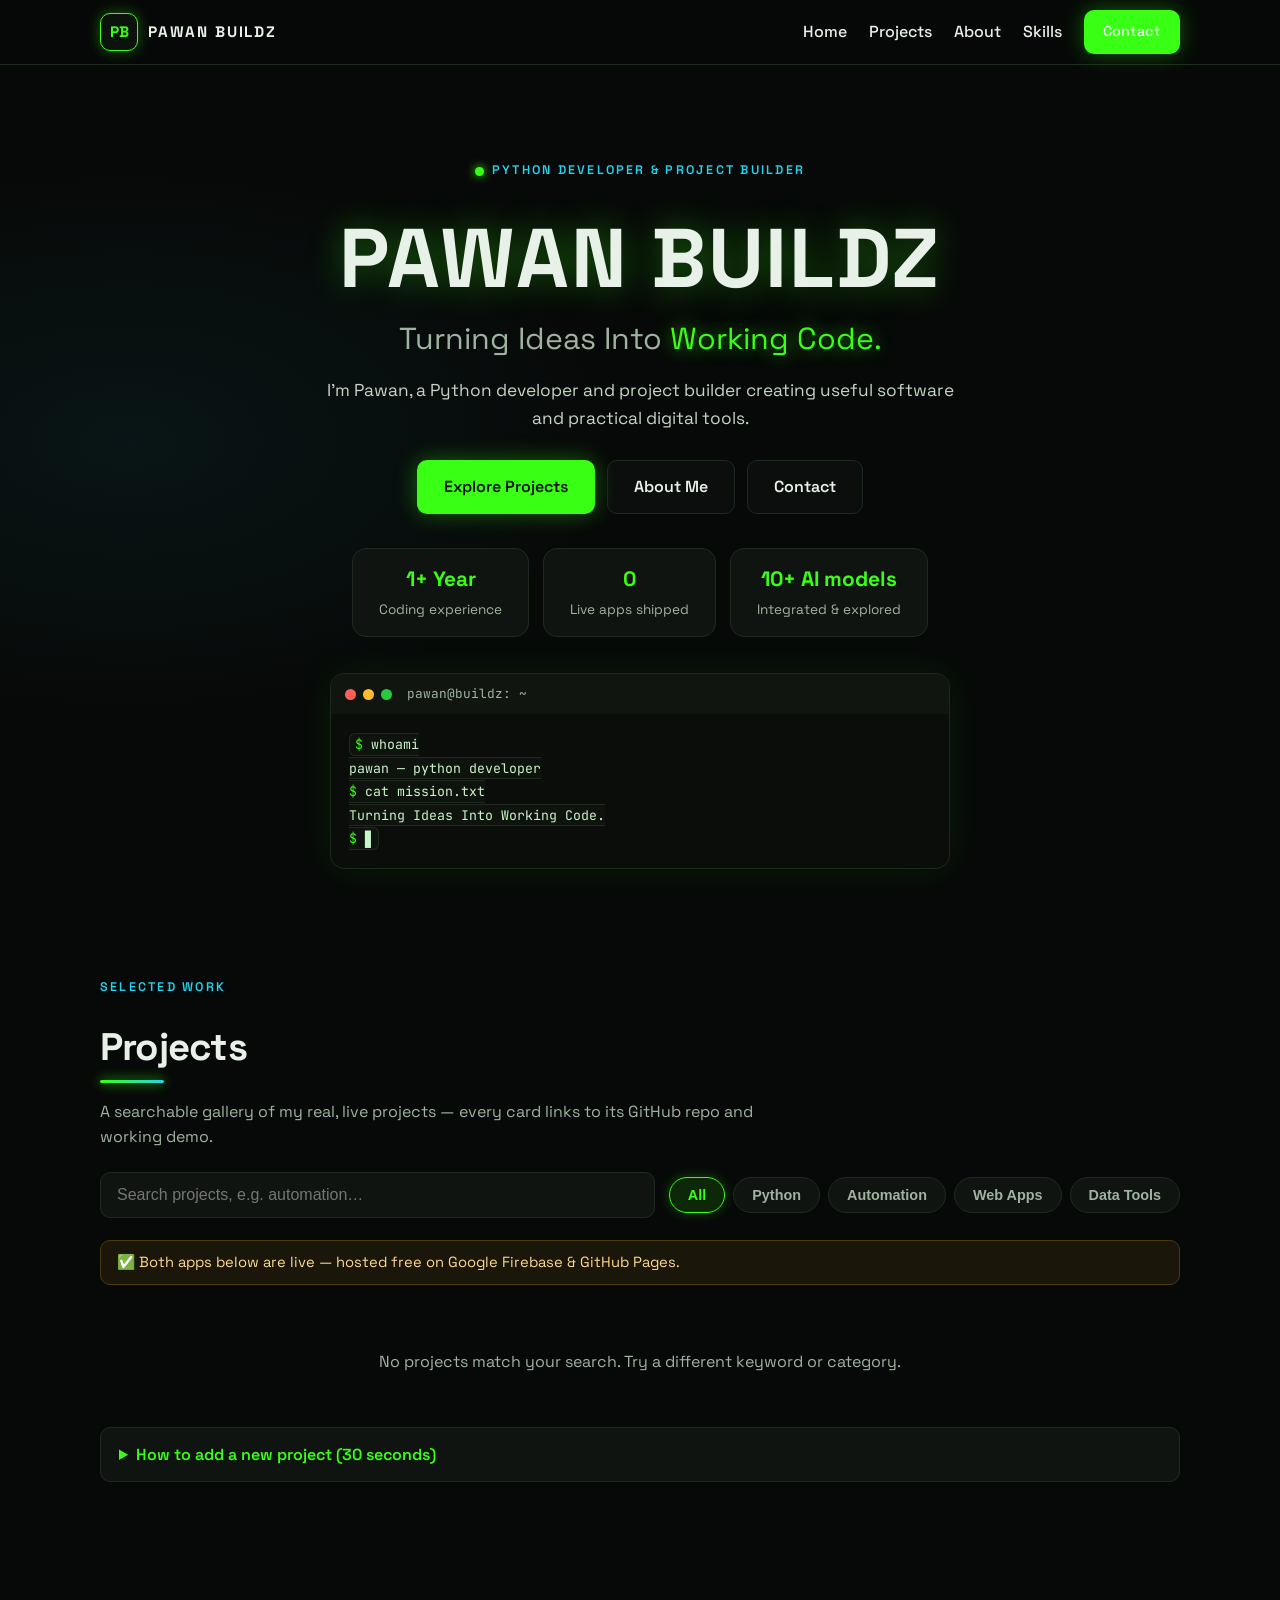
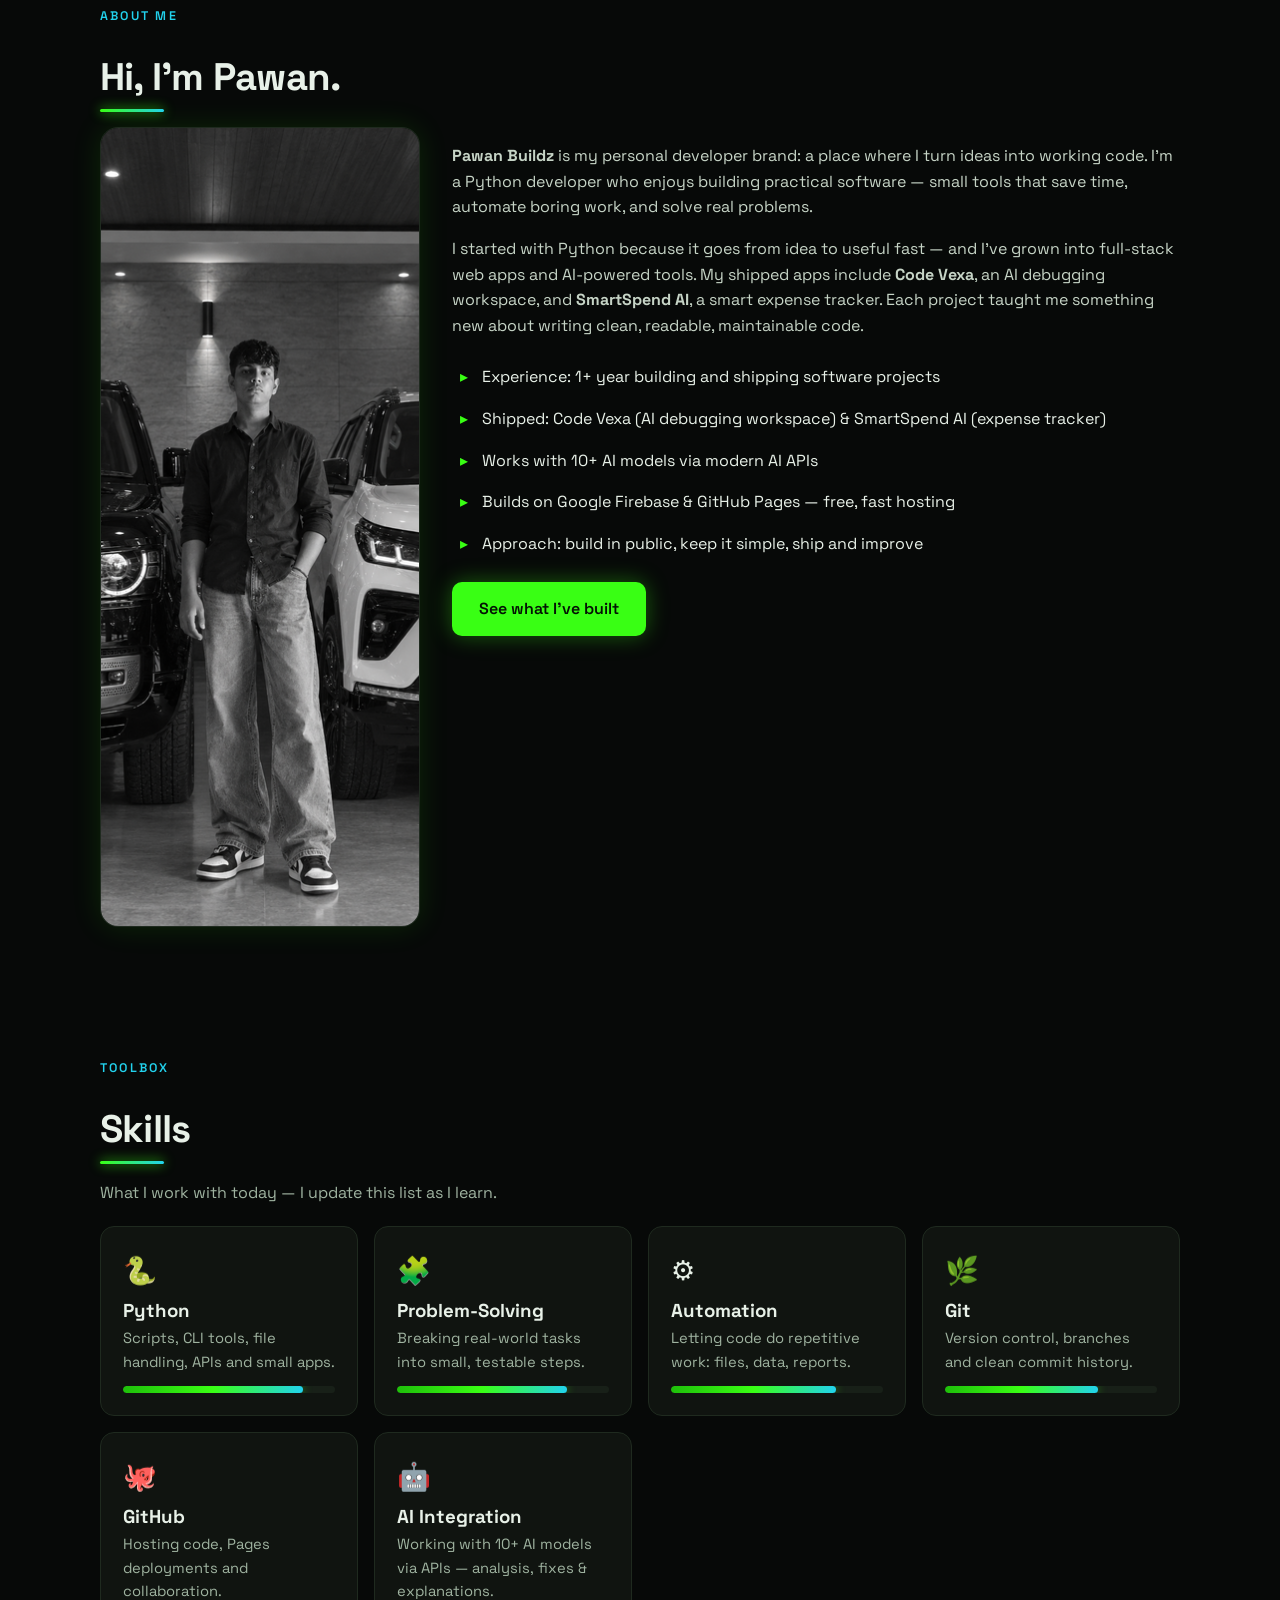
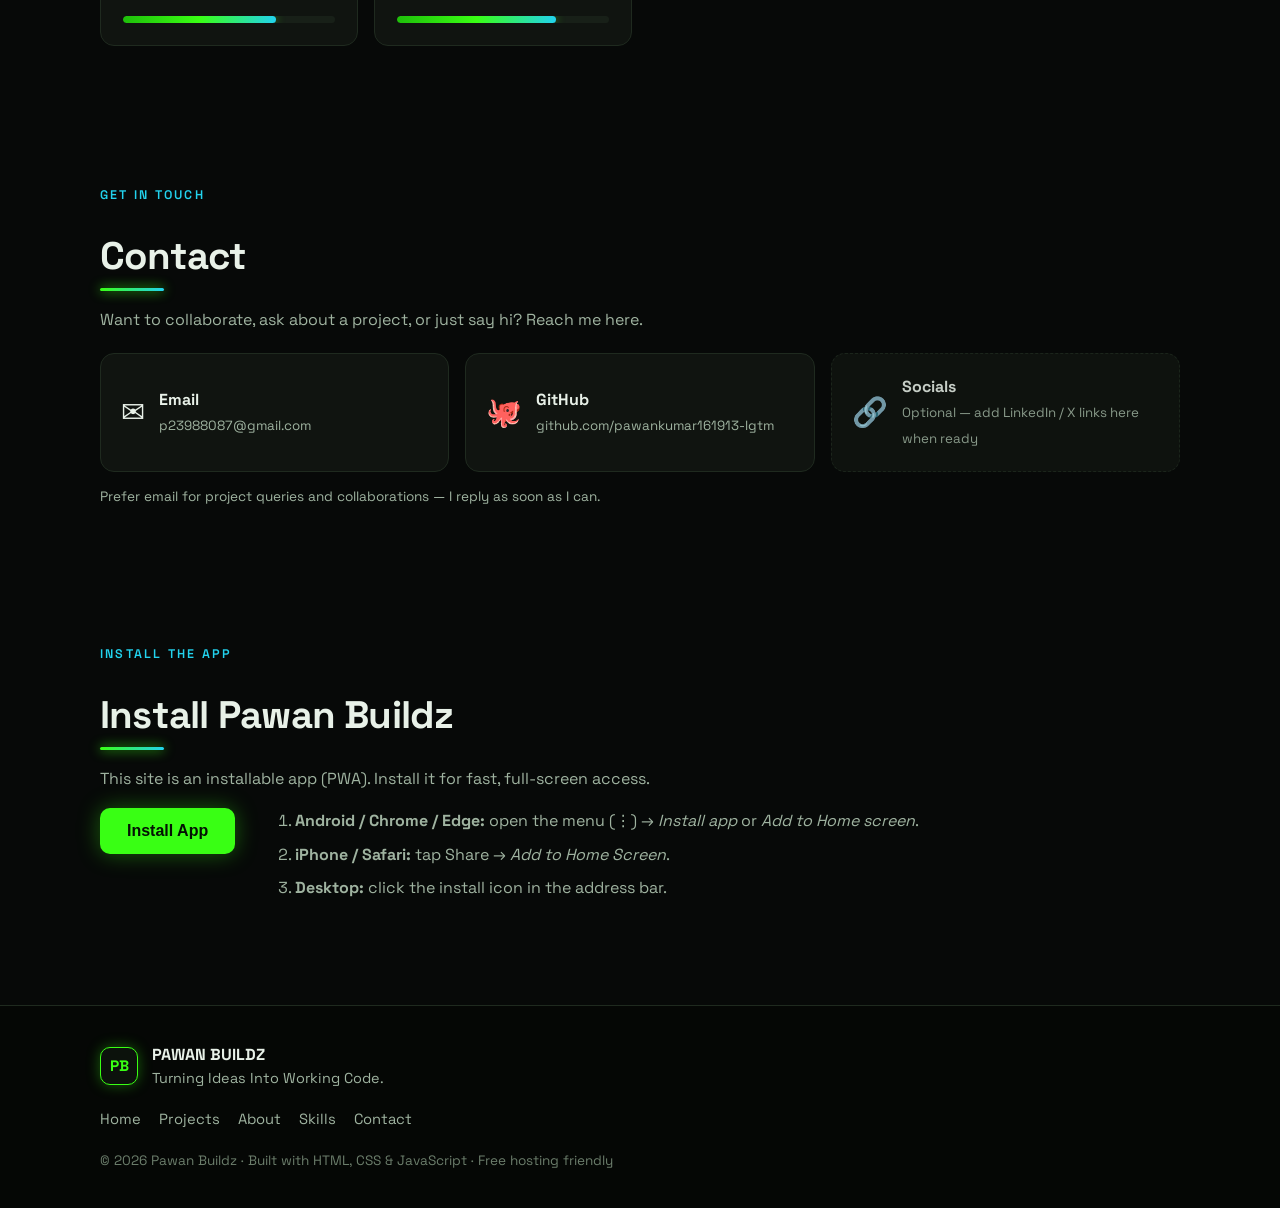
<file: index.html>
<!DOCTYPE html>
<html lang="en">
<head>
  <meta charset="UTF-8" />
  <meta name="viewport" content="width=device-width, initial-scale=1.0" />
  <title>Pawan Buildz | Python Developer &amp; Projects</title>
  <meta name="description" content="Pawan Buildz — portfolio of Pawan, a Python developer building AI-powered web apps (Code Vexa, SmartSpend AI), automation scripts and data tools. Explore live projects, skills and contact." />
  <link rel="canonical" href="https://pawankumar161913-lgtm.github.io/pawan-buildz/" />
  <meta name="robots" content="index, follow" />
  <meta name="theme-color" content="#0a0c0a" />
  <meta name="author" content="Pawan — Pawan Buildz" />

  <!-- Open Graph / social sharing -->
  <meta property="og:type" content="website" />
  <meta property="og:site_name" content="Pawan Buildz" />
  <meta property="og:title" content="Pawan Buildz | Python Developer & Projects" />
  <meta property="og:description" content="Turning Ideas Into Working Code. Live AI web apps (Code Vexa, SmartSpend AI), automation and data tools by Pawan." />
  <meta property="og:url" content="https://pawankumar161913-lgtm.github.io/pawan-buildz/" />
  <meta property="og:image" content="https://pawankumar161913-lgtm.github.io/pawan-buildz/assets/images/og-cover.png" />
  <meta name="twitter:card" content="summary_large_image" />
  <meta name="twitter:title" content="Pawan Buildz | Python Developer & Projects" />
  <meta name="twitter:description" content="Turning Ideas Into Working Code. Live AI web apps by Pawan: Code Vexa & SmartSpend AI." />
  <meta name="twitter:image" content="https://pawankumar161913-lgtm.github.io/pawan-buildz/assets/images/og-cover.png" />

  <!-- Icons + PWA -->
  <link rel="icon" type="image/png" sizes="32x32" href="assets/icons/favicon-32.png" />
  <link rel="icon" type="image/png" sizes="16x16" href="assets/icons/favicon-16.png" />
  <link rel="apple-touch-icon" href="assets/icons/apple-touch-icon.png" />
  <link rel="manifest" href="manifest.webmanifest" />

  <link rel="preconnect" href="https://fonts.googleapis.com" />
  <link rel="preconnect" href="https://fonts.gstatic.com" crossorigin />
  <link href="https://fonts.googleapis.com/css2?family=Space+Grotesk:wght@400;500;600;700&family=JetBrains+Mono:wght@400;600&display=swap" rel="stylesheet" />
  <link rel="stylesheet" href="assets/css/styles.css" />

  <!-- Structured data: only accurate, non-fabricated facts -->
  <script type="application/ld+json">
  {
    "@context": "https://schema.org",
    "@type": "Person",
    "name": "Pawan",
    "alternateName": "Pawan Buildz",
    "jobTitle": "Python Developer",
    "description": "Python developer and project builder creating useful software and practical digital tools, including the AI-powered web apps Code Vexa and SmartSpend AI.",
    "url": "https://pawankumar161913-lgtm.github.io/pawan-buildz/",
    "email": "mailto:p23988087@gmail.com",
    "sameAs": ["https://github.com/pawankumar161913-lgtm"],
    "knowsAbout": ["Python", "Automation", "Web Apps", "Data Tools", "Git", "GitHub", "AI Integration", "React", "TypeScript"]
  }
  </script>
  <script type="application/ld+json">
  {
    "@context": "https://schema.org",
    "@type": "WebSite",
    "name": "Pawan Buildz",
    "alternateName": "PAWAN BUILDZ",
    "url": "https://pawankumar161913-lgtm.github.io/pawan-buildz/"
  }
  </script>
</head>
<body>
  <a class="skip-link" href="#home">Skip to content</a>

  <header class="site-header" id="top">
    <nav class="nav container" aria-label="Main navigation">
      <a class="brand" href="#home" aria-label="Pawan Buildz home">
        <span class="brand-logo" aria-hidden="true">PB</span>
        <span class="brand-text">PAWAN&nbsp;BUILDZ</span>
      </a>
      <button class="nav-toggle" id="navToggle" aria-expanded="false" aria-controls="navLinks" aria-label="Open menu">
        <span></span><span></span><span></span>
      </button>
      <ul class="nav-links" id="navLinks">
        <li><a href="#home">Home</a></li>
        <li><a href="#projects">Projects</a></li>
        <li><a href="#about">About</a></li>
        <li><a href="#skills">Skills</a></li>
        <li><a href="#contact" class="btn btn-small btn-primary">Contact</a></li>
      </ul>
    </nav>
  </header>

  <main>
    <!-- ================= HOME ================= -->
    <section class="hero container" id="home">
      <p class="eyebrow"><span class="pulse" aria-hidden="true"></span> Python Developer &amp; Project Builder</p>
      <h1 class="hero-title">PAWAN BUILDZ</h1>
      <p class="hero-sub">Turning Ideas Into <span class="glow">Working Code.</span></p>
      <p class="hero-intro">I&rsquo;m Pawan, a Python developer and project builder creating useful software and practical digital tools.</p>
      <div class="hero-cta">
        <a class="btn btn-primary" href="#projects">Explore Projects</a>
        <a class="btn btn-ghost" href="#about">About Me</a>
        <a class="btn btn-ghost" href="#contact">Contact</a>
      </div>
      <div class="hero-meta">
        <div class="stat"><strong>1+ Year</strong><span>Coding experience</span></div>
        <div class="stat"><strong id="statProjects">2</strong><span>Live apps shipped</span></div>
        <div class="stat"><strong>10+ AI models</strong><span>Integrated &amp; explored</span></div>
      </div>
      <div class="terminal" aria-hidden="true">
        <div class="terminal-bar"><i></i><i></i><i></i><span>pawan@buildz: ~</span></div>
        <pre class="terminal-body"><code><span class="t-green">$</span> whoami
pawan — python developer
<span class="t-green">$</span> cat mission.txt
Turning Ideas Into Working Code.
<span class="t-green">$</span> <span class="caret">▊</span></code></pre>
      </div>
    </section>

    <!-- ================= PROJECTS ================= -->
    <section class="section container" id="projects">
      <p class="eyebrow">Selected work</p>
      <h2>Projects</h2>
      <p class="section-lead">A searchable gallery of my real, live projects — every card links to its GitHub repo and working demo.</p>

      <div class="project-controls">
        <label class="search-wrap">
          <span class="visually-hidden">Search projects</span>
          <input type="search" id="projectSearch" placeholder="Search projects, e.g. automation…" autocomplete="off" />
        </label>
        <div class="filters" role="group" aria-label="Filter projects by category">
          <button class="chip active" data-filter="all">All</button>
          <button class="chip" data-filter="Python">Python</button>
          <button class="chip" data-filter="Automation">Automation</button>
          <button class="chip" data-filter="Web Apps">Web Apps</button>
          <button class="chip" data-filter="Data Tools">Data Tools</button>
        </div>
      </div>

      <p class="notice">✅ Both apps below are live — hosted free on Google Firebase &amp; GitHub Pages.</p>
      <div class="project-grid" id="projectGrid"><!-- rendered by app.js from assets/js/projects.js --></div>
      <p class="empty" id="emptyState" hidden>No projects match your search. Try a different keyword or category.</p>

      <details class="howto">
        <summary>How to add a new project (30 seconds)</summary>
        <ol>
          <li>Open <code>assets/js/projects.js</code>.</li>
          <li>Copy a project block, paste it at the top of the list, and edit the title, description, technologies, category, status and links.</li>
          <li>Save, then republish (see <code>README.md</code> § Updating). No other file needs to change.</li>
        </ol>
      </details>
    </section>

    <!-- ================= ABOUT ================= -->
    <section class="section container" id="about">
      <p class="eyebrow">About me</p>
      <h2>Hi, I&rsquo;m Pawan.</h2>
      <div class="about-grid">
        <div class="about-photo">
          <img src="assets/images/profile.png" alt="Portrait photo of Pawan, founder of Pawan Buildz" width="640" height="800" loading="lazy" />
        </div>
        <div class="about-text">
          <p><strong>Pawan Buildz</strong> is my personal developer brand: a place where I turn ideas into working code. I&rsquo;m a Python developer who enjoys building practical software — small tools that save time, automate boring work, and solve real problems.</p>
          <p>I started with Python because it goes from idea to useful fast — and I&rsquo;ve grown into full-stack web apps and AI-powered tools. My shipped apps include <strong>Code Vexa</strong>, an AI debugging workspace, and <strong>SmartSpend AI</strong>, a smart expense tracker. Each project taught me something new about writing clean, readable, maintainable code.</p>
          <ul class="ticks">
            <li>Experience: 1+ year building and shipping software projects</li>
            <li>Shipped: Code Vexa (AI debugging workspace) &amp; SmartSpend AI (expense tracker)</li>
            <li>Works with 10+ AI models via modern AI APIs</li>
            <li>Builds on Google Firebase &amp; GitHub Pages — free, fast hosting</li>
            <li>Approach: build in public, keep it simple, ship and improve</li>
          </ul>
          <a class="btn btn-primary" href="#projects">See what I&rsquo;ve built</a>
        </div>
      </div>
    </section>

    <!-- ================= SKILLS ================= -->
    <section class="section container" id="skills">
      <p class="eyebrow">Toolbox</p>
      <h2>Skills</h2>
      <p class="section-lead">What I work with today — I update this list as I learn.</p>
      <ul class="skills-grid">
        <li class="skill"><span class="skill-icon" aria-hidden="true">🐍</span><h3>Python</h3><p>Scripts, CLI tools, file handling, APIs and small apps.</p><div class="bar"><i style="width:85%"></i></div></li>
        <li class="skill"><span class="skill-icon" aria-hidden="true">🧩</span><h3>Problem-Solving</h3><p>Breaking real-world tasks into small, testable steps.</p><div class="bar"><i style="width:80%"></i></div></li>
        <li class="skill"><span class="skill-icon" aria-hidden="true">⚙️</span><h3>Automation</h3><p>Letting code do repetitive work: files, data, reports.</p><div class="bar"><i style="width:78%"></i></div></li>
        <li class="skill"><span class="skill-icon" aria-hidden="true">🌿</span><h3>Git</h3><p>Version control, branches and clean commit history.</p><div class="bar"><i style="width:72%"></i></div></li>
        <li class="skill"><span class="skill-icon" aria-hidden="true">🐙</span><h3>GitHub</h3><p>Hosting code, Pages deployments and collaboration.</p><div class="bar"><i style="width:72%"></i></div></li>
        <li class="skill"><span class="skill-icon" aria-hidden="true">🤖</span><h3>AI Integration</h3><p>Working with 10+ AI models via APIs — analysis, fixes &amp; explanations.</p><div class="bar"><i style="width:75%"></i></div></li>
      </ul>
    </section>

    <!-- ================= CONTACT ================= -->
    <section class="section container" id="contact">
      <p class="eyebrow">Get in touch</p>
      <h2>Contact</h2>
      <p class="section-lead">Want to collaborate, ask about a project, or just say hi? Reach me here.</p>
      <div class="contact-grid">
        <a class="contact-card" id="emailCard" href="mailto:p23988087@gmail.com">
          <span class="contact-icon" aria-hidden="true">✉️</span>
          <span><strong>Email</strong><small id="emailLabel">p23988087@gmail.com</small></span>
        </a>
        <a class="contact-card" href="https://github.com/pawankumar161913-lgtm" target="_blank" rel="noopener">
          <span class="contact-icon" aria-hidden="true">🐙</span>
          <span><strong>GitHub</strong><small>github.com/pawankumar161913-lgtm</small></span>
        </a>
        <div class="contact-card is-placeholder" aria-label="Social links placeholder">
          <span class="contact-icon" aria-hidden="true">🔗</span>
          <span><strong>Socials</strong><small>Optional — add LinkedIn / X links here when ready</small></span>
        </div>
      </div>
      <p class="fineprint">Prefer email for project queries and collaborations — I reply as soon as I can.</p>
    </section>

    <!-- ================= INSTALL (PWA) ================= -->
    <section class="section container" id="install">
      <p class="eyebrow">Install the app</p>
      <h2>Install Pawan Buildz</h2>
      <p class="section-lead">This site is an installable app (PWA). Install it for fast, full-screen access.</p>
      <div class="install-grid">
        <button class="btn btn-primary" id="installBtn" hidden>Install App</button>
        <ol class="install-steps" id="installSteps">
          <li><strong>Android / Chrome / Edge:</strong> open the menu (⋮) → <em>Install app</em> or <em>Add to Home screen</em>.</li>
          <li><strong>iPhone / Safari:</strong> tap Share → <em>Add to Home Screen</em>.</li>
          <li><strong>Desktop:</strong> click the install icon in the address bar.</li>
        </ol>
      </div>
    </section>
  </main>

  <footer class="site-footer">
    <div class="container footer-grid">
      <div class="footer-brand">
        <span class="brand-logo" aria-hidden="true">PB</span>
        <div><strong>PAWAN BUILDZ</strong><p>Turning Ideas Into Working Code.</p></div>
      </div>
      <nav aria-label="Footer navigation">
        <a href="#home">Home</a><a href="#projects">Projects</a><a href="#about">About</a><a href="#skills">Skills</a><a href="#contact">Contact</a>
      </nav>
      <p class="copyright">© <span id="year">2026</span> Pawan Buildz · Built with HTML, CSS &amp; JavaScript · Free hosting friendly</p>
    </div>
  </footer>

  <script src="assets/js/projects.js"></script>
  <script src="assets/js/app.js"></script>
</body>
</html>
</file>
<file: assets/css/styles.css>
/* PAWAN BUILDZ — dark futuristic theme */
:root{
  --bg:#070908; --bg2:#0b0e0b; --card:#101410; --card2:#141a14;
  --line:#1f2a1f; --text:#e8f1e8; --muted:#9fb3a0;
  --neon:#39ff14; --neon-dim:#1fbf0a; --cyan:#22d3ee;
  --radius:14px; --max:1120px;
  --font:'Space Grotesk',system-ui,-apple-system,'Segoe UI',Roboto,sans-serif;
  --mono:'JetBrains Mono',ui-monospace,Menlo,Consolas,monospace;
}
*{box-sizing:border-box}
html{scroll-behavior:smooth}
body{margin:0;background:radial-gradient(1200px 600px at 80% -10%,rgba(57,255,20,.07),transparent 60%),radial-gradient(900px 500px at 10% 10%,rgba(34,211,238,.06),transparent 55%),var(--bg);color:var(--text);font-family:var(--font);line-height:1.6}
.container{max-width:var(--max);margin:0 auto;padding:0 20px}
h1,h2,h3{line-height:1.15;margin:.4em 0}
h2{font-size:clamp(1.7rem,3.5vw,2.4rem);letter-spacing:-.02em}
h2::after{content:"";display:block;width:64px;height:3px;margin-top:10px;border-radius:2px;background:linear-gradient(90deg,var(--neon),var(--cyan));box-shadow:0 0 12px var(--neon)}
a{color:var(--neon)}
code{background:#0e130e;border:1px solid var(--line);border-radius:6px;padding:.1em .4em;font-family:var(--mono);font-size:.9em;color:#c9f5c9}
.visually-hidden{position:absolute;width:1px;height:1px;overflow:hidden;clip:rect(0 0 0 0)}
.skip-link{position:absolute;left:-999px;top:0;background:var(--neon);color:#041204;padding:10px 16px;z-index:99;border-radius:0 0 8px 0}
.skip-link:focus{left:0}

/* Header */
.site-header{position:sticky;top:0;z-index:50;background:rgba(7,9,8,.85);backdrop-filter:blur(12px);border-bottom:1px solid var(--line)}
.nav{display:flex;align-items:center;justify-content:space-between;min-height:64px}
.brand{display:flex;align-items:center;gap:10px;text-decoration:none;color:var(--text)}
.brand-logo{display:inline-grid;place-items:center;width:38px;height:38px;border-radius:10px;background:#0c120c;border:1.5px solid var(--neon);color:var(--neon);font-weight:700;font-size:.95rem;box-shadow:0 0 14px rgba(57,255,20,.35)}
.brand-text{font-weight:700;letter-spacing:.12em;font-size:.95rem}
.nav-links{display:flex;align-items:center;gap:22px;list-style:none;margin:0;padding:0}
.nav-links a{text-decoration:none;color:var(--text);font-weight:500}
.nav-links a:hover{color:var(--neon)}
.nav-toggle{display:none;background:none;border:1px solid var(--line);border-radius:8px;padding:9px;cursor:pointer}
.nav-toggle span{display:block;width:22px;height:2px;background:var(--neon);margin:4px 0;border-radius:2px}

/* Buttons */
.btn{display:inline-block;padding:13px 26px;border-radius:10px;font-weight:600;text-decoration:none;border:1.5px solid transparent;cursor:pointer;font-size:1rem;transition:transform .15s,box-shadow .2s}
.btn-primary{background:var(--neon);color:#041204;box-shadow:0 0 22px rgba(57,255,20,.35)}
.btn-primary:hover{transform:translateY(-2px);box-shadow:0 0 32px rgba(57,255,20,.55)}
.btn-ghost{border-color:var(--line);color:var(--text);background:rgba(255,255,255,.02)}
.btn-ghost:hover{border-color:var(--neon);color:var(--neon);box-shadow:0 0 16px rgba(57,255,20,.25)}
.btn-small{padding:9px 18px;font-size:.9rem}
.btn[disabled]{opacity:.5;cursor:not-allowed}

/* Hero */
.hero{padding:84px 20px 40px;text-align:center}
.eyebrow{display:inline-flex;align-items:center;gap:8px;color:var(--cyan);text-transform:uppercase;letter-spacing:.18em;font-size:.78rem;font-weight:600}
.pulse{width:9px;height:9px;border-radius:50%;background:var(--neon);box-shadow:0 0 10px var(--neon);animation:pulse 1.8s infinite}
@keyframes pulse{50%{opacity:.4}}
.hero-title{font-size:clamp(2.6rem,8vw,5.2rem);font-weight:700;letter-spacing:.02em;margin:.2em 0 .1em;text-shadow:0 0 34px rgba(57,255,20,.35)}
.hero-sub{font-size:clamp(1.2rem,3.4vw,1.9rem);color:var(--muted);margin:.2em 0}
.glow{color:var(--neon);text-shadow:0 0 18px rgba(57,255,20,.6)}
.hero-intro{max-width:640px;margin:14px auto 0;color:#c6d4c6;font-size:1.08rem}
.hero-cta{display:flex;gap:12px;justify-content:center;flex-wrap:wrap;margin-top:28px}
.hero-meta{display:flex;gap:14px;justify-content:center;flex-wrap:wrap;margin-top:34px}
.stat{background:var(--card);border:1px solid var(--line);border-radius:var(--radius);padding:14px 26px;min-width:150px}
.stat strong{display:block;color:var(--neon);font-size:1.3rem}
.stat span{color:var(--muted);font-size:.85rem}

/* Terminal card */
.terminal{max-width:620px;margin:36px auto 0;background:#0a0d0a;border:1px solid var(--line);border-radius:var(--radius);overflow:hidden;text-align:left;box-shadow:0 0 40px rgba(57,255,20,.08)}
.terminal-bar{display:flex;align-items:center;gap:7px;background:#101510;padding:10px 14px;color:var(--muted);font-family:var(--mono);font-size:.8rem}
.terminal-bar i{width:11px;height:11px;border-radius:50%;background:#2a352a}
.terminal-bar i:first-child{background:#ff5f57}.terminal-bar i:nth-child(2){background:#febc2e}.terminal-bar i:nth-child(3){background:#28c840}
.terminal-bar span{margin-left:8px}
.terminal-body{margin:0;padding:18px;font-family:var(--mono);font-size:.92rem;color:#c9d8c9}
.t-green{color:var(--neon)}
.caret{animation:pulse 1s infinite}

/* Sections */
.section{padding:56px 20px}
.section-lead{color:var(--muted);max-width:700px}
.notice{background:rgba(254,188,46,.08);border:1px solid #4a3a12;color:#ffd98a;border-radius:10px;padding:10px 16px;font-size:.92rem}

/* Project controls */
.project-controls{display:flex;gap:14px;flex-wrap:wrap;align-items:center;margin:22px 0}
.search-wrap{flex:1;min-width:220px}
.search-wrap input{width:100%;padding:13px 16px;border-radius:10px;border:1px solid var(--line);background:var(--card);color:var(--text);font-size:1rem}
.search-wrap input:focus{outline:none;border-color:var(--neon);box-shadow:0 0 0 3px rgba(57,255,20,.15)}
.filters{display:flex;gap:8px;flex-wrap:wrap}
.chip{background:var(--card);border:1px solid var(--line);color:var(--muted);border-radius:999px;padding:9px 18px;cursor:pointer;font-size:.9rem;font-weight:600}
.chip:hover{border-color:var(--neon);color:var(--text)}
.chip.active{background:rgba(57,255,20,.12);border-color:var(--neon);color:var(--neon);box-shadow:0 0 12px rgba(57,255,20,.25)}

/* Project grid */
.project-grid{display:grid;grid-template-columns:repeat(auto-fill,minmax(290px,1fr));gap:18px;margin-top:18px}
.card{background:linear-gradient(180deg,var(--card2),var(--card));border:1px solid var(--line);border-radius:var(--radius);padding:22px;display:flex;flex-direction:column;gap:12px;transition:transform .18s,border-color .2s,box-shadow .2s;animation:fadeUp .4s ease both}
@keyframes fadeUp{from{opacity:0;transform:translateY(10px)}}
.card:hover{transform:translateY(-5px);border-color:var(--neon);box-shadow:0 12px 40px rgba(57,255,20,.14)}
.card-top{display:flex;justify-content:space-between;align-items:center;gap:8px}
.badge{font-size:.72rem;font-weight:700;letter-spacing:.08em;text-transform:uppercase;border-radius:999px;padding:4px 12px;border:1px solid}
.badge.Completed{color:var(--neon);border-color:var(--neon);background:rgba(57,255,20,.1)}
.badge.In-progress{color:var(--cyan);border-color:var(--cyan);background:rgba(34,211,238,.1)}
.badge.Sample{color:#ffd98a;border-color:#8a6d1f;background:rgba(254,188,46,.1)}
.cat{font-size:.75rem;color:var(--muted);font-family:var(--mono)}
.card h3{margin:0;font-size:1.15rem}
.card p{margin:0;color:var(--muted);font-size:.95rem;flex:1}
.tags{display:flex;gap:6px;flex-wrap:wrap}
.tags span{font-family:var(--mono);font-size:.75rem;background:#0c120c;border:1px solid var(--line);border-radius:6px;padding:3px 9px;color:#9fe89f}
.card-links{display:flex;gap:10px;flex-wrap:wrap;margin-top:4px}
.link-btn{flex:1;min-width:120px;text-align:center;text-decoration:none;font-weight:600;font-size:.88rem;padding:10px;border-radius:9px;border:1px solid var(--line);color:var(--text)}
.link-btn.repo:hover{border-color:var(--neon);color:var(--neon)}
.link-btn.demo{background:rgba(34,211,238,.1);border-color:#1a5a66;color:#9be9f7}
.link-btn.demo:hover{border-color:var(--cyan);box-shadow:0 0 12px rgba(34,211,238,.3)}
.link-btn.soon{opacity:.5;cursor:not-allowed}
.empty{color:var(--muted);text-align:center;padding:30px}
.howto{margin-top:22px;border:1px solid var(--line);border-radius:10px;padding:14px 18px;background:var(--card)}
.howto summary{cursor:pointer;font-weight:600;color:var(--neon)}
.howto ol{color:var(--muted)}

/* About */
.about-grid{display:grid;grid-template-columns:320px 1fr;gap:32px;align-items:start;margin-top:10px}
.about-photo img{width:100%;max-width:320px;border-radius:18px;border:1px solid var(--line);box-shadow:0 0 30px rgba(57,255,20,.12);aspect-ratio:1;object-fit:cover;background:#0d120d}
.caption{font-size:.85rem;color:var(--muted)}
.about-text p{color:#c6d4c6}
.ticks{list-style:none;padding:0;margin:18px 0}
.ticks li{padding:8px 0 8px 30px;position:relative;color:var(--text)}
.ticks li::before{content:"▸";position:absolute;left:8px;color:var(--neon);font-weight:700}

/* Skills */
.skills-grid{list-style:none;padding:0;display:grid;grid-template-columns:repeat(auto-fill,minmax(250px,1fr));gap:16px;margin-top:20px}
.skill{background:var(--card);border:1px solid var(--line);border-radius:var(--radius);padding:22px;transition:border-color .2s}
.skill:hover{border-color:var(--neon)}
.skill-icon{font-size:1.7rem}
.skill h3{margin:.4em 0 .3em}
.skill p{color:var(--muted);font-size:.92rem;margin:0 0 12px}
.bar{height:7px;background:#182018;border-radius:99px;overflow:hidden}
.bar i{display:block;height:100%;border-radius:99px;background:linear-gradient(90deg,var(--neon-dim),var(--neon),var(--cyan));box-shadow:0 0 10px rgba(57,255,20,.5)}
.skill-next{border-style:dashed}

/* Contact */
.contact-grid{display:grid;grid-template-columns:repeat(auto-fit,minmax(250px,1fr));gap:16px;margin-top:20px}
.contact-card{display:flex;gap:14px;align-items:center;background:var(--card);border:1px solid var(--line);border-radius:var(--radius);padding:20px;text-decoration:none;color:var(--text);transition:border-color .2s,transform .15s}
.contact-card:hover{border-color:var(--neon);transform:translateY(-3px)}
.contact-icon{font-size:1.8rem}
.contact-card strong{display:block}
.contact-card small{color:var(--muted)}
.is-placeholder{opacity:.85;border-style:dashed;cursor:default}
.fineprint{color:var(--muted);font-size:.85rem;margin-top:14px}

/* Install */
.install-grid{display:flex;gap:20px;align-items:flex-start;flex-wrap:wrap}
.install-steps{color:var(--muted);margin:0}
.install-steps li{margin-bottom:8px}

/* Footer */
.site-footer{border-top:1px solid var(--line);background:#050705;padding:36px 0;margin-top:40px}
.footer-grid{display:grid;gap:18px}
.footer-brand{display:flex;gap:14px;align-items:center}
.footer-brand p{margin:0;color:var(--muted);font-size:.9rem}
.site-footer nav{display:flex;gap:18px;flex-wrap:wrap}
.site-footer nav a{color:var(--muted);text-decoration:none;font-size:.92rem}
.site-footer nav a:hover{color:var(--neon)}
.copyright{color:#6b7d6b;font-size:.85rem;margin:0}

@media (max-width:760px){
  .about-grid{grid-template-columns:1fr}
  .about-photo img{max-width:240px}
  .nav-toggle{display:block}
  .nav-links{position:absolute;top:64px;left:0;right:0;background:#0a0d0a;flex-direction:column;align-items:stretch;padding:12px 20px 20px;border-bottom:1px solid var(--line);display:none}
  .nav-links.open{display:flex}
  .nav-links a{display:block;padding:10px 4px}
  .hero{padding-top:60px}
}
@media (prefers-reduced-motion:reduce){
  *{animation:none!important;transition:none!important}
  html{scroll-behavior:auto}
}
</file>
